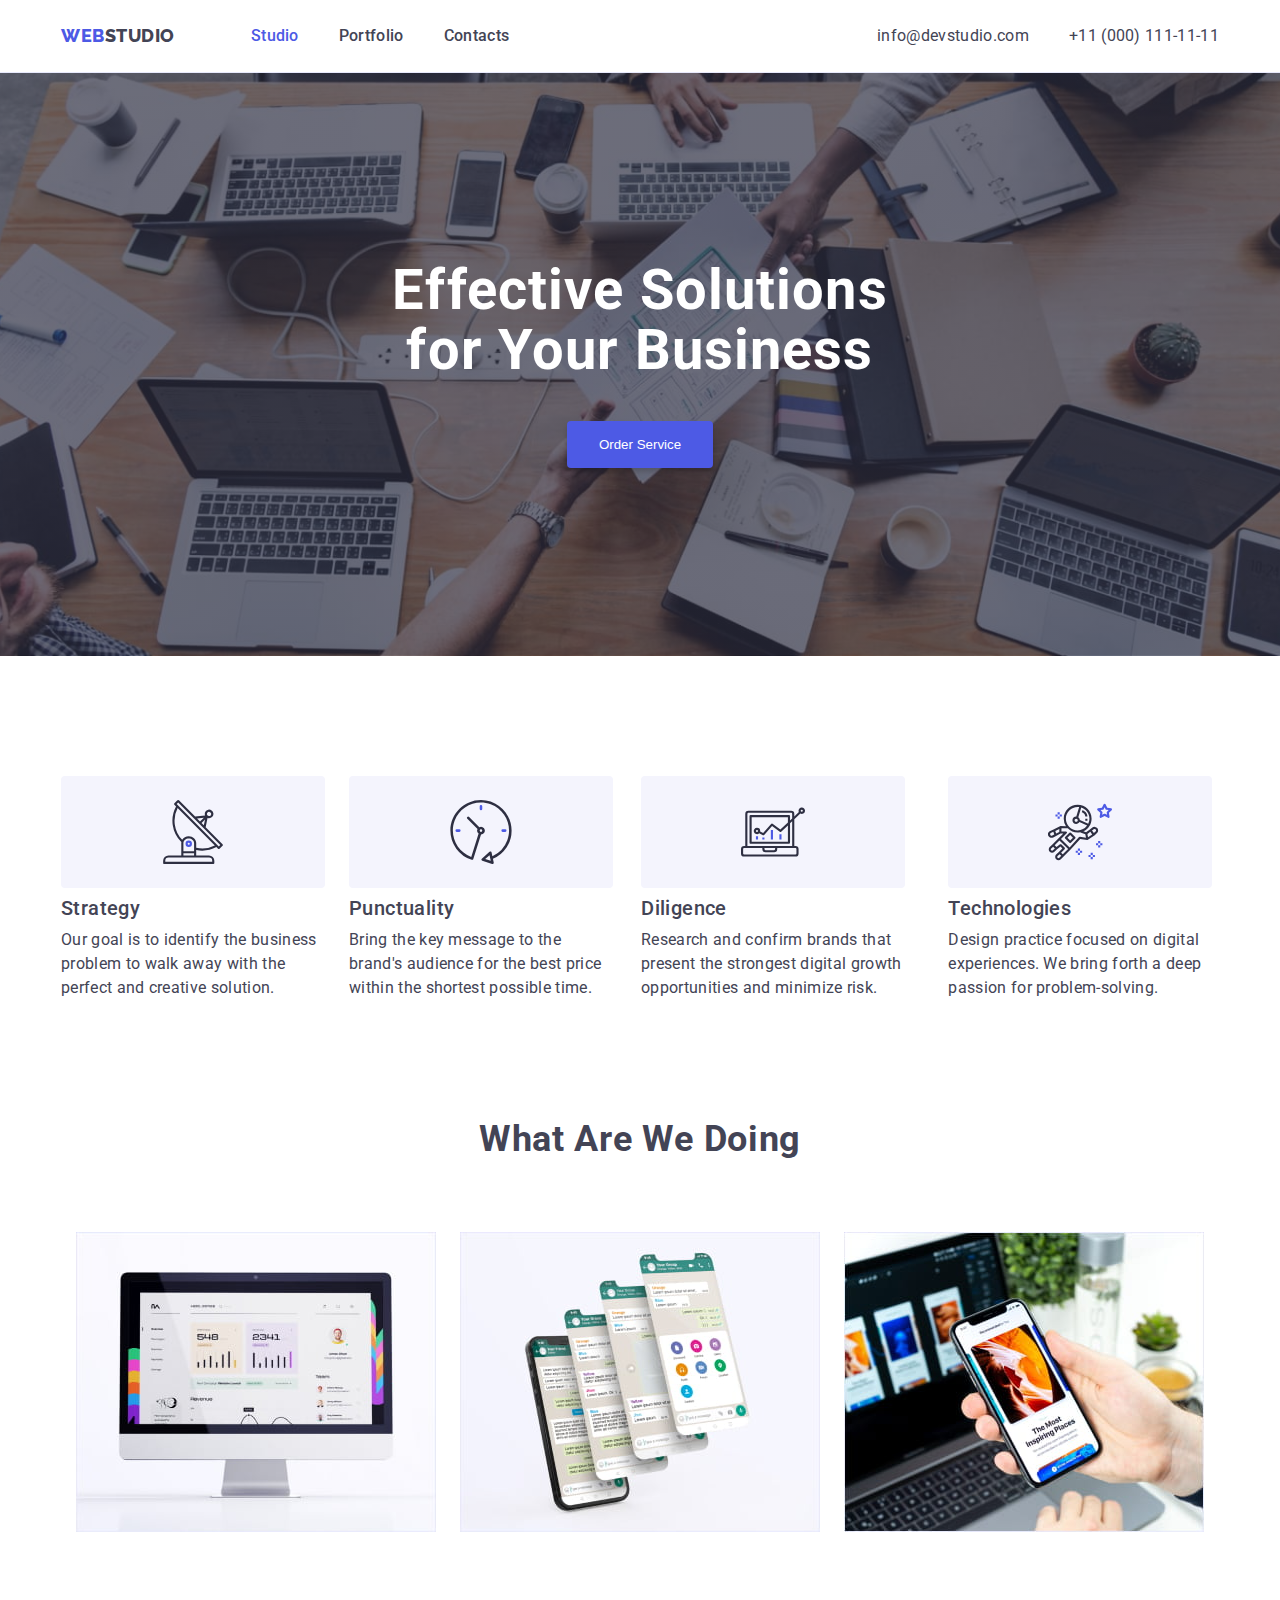
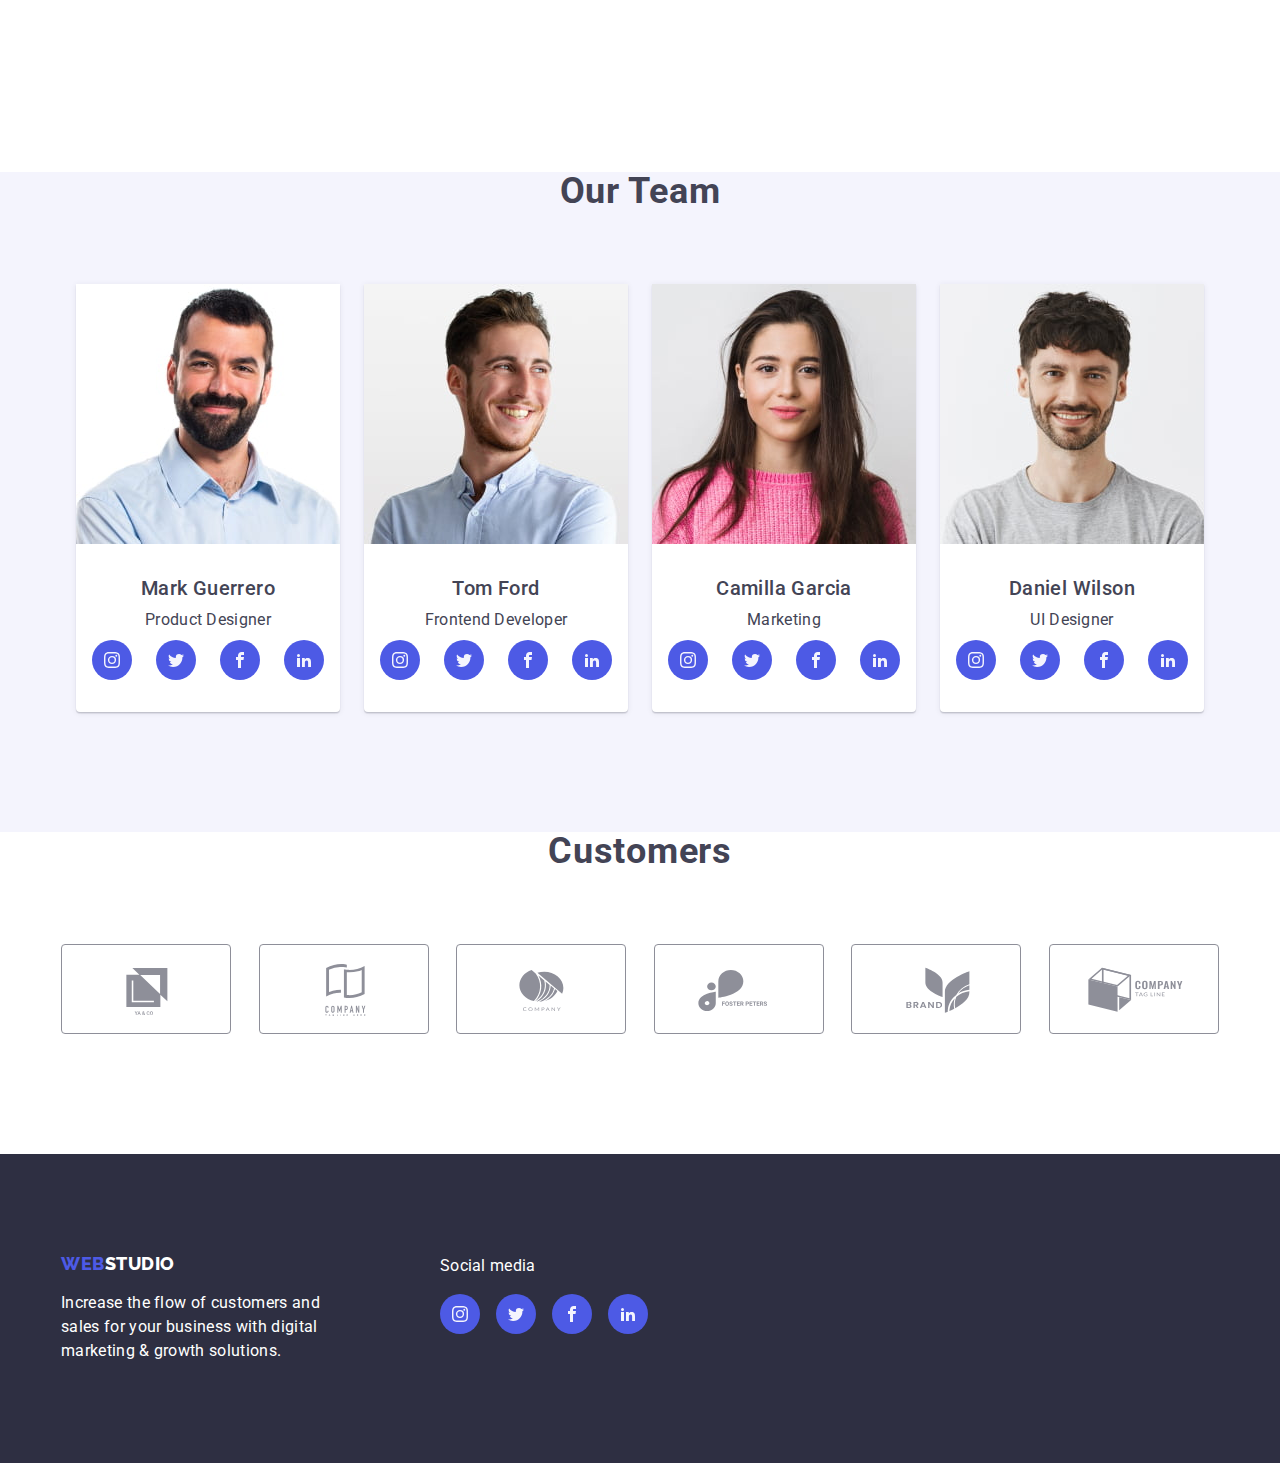
<file: index.html>
<!DOCTYPE html>
<html lang="en">
<head>
    <meta charset="UTF-8">
    <meta name="viewport" content="width=device-width, initial-scale=1.0">
    <title>Web Studio</title>
    <link rel="preconnect" href="https://fonts.googleapis.com">
    <link rel="preconnect" href="https://fonts.gstatic.com" crossorigin>
    <link href="https://fonts.googleapis.com/css2?family=Raleway:wght@800&family=Roboto:wght@400;500;700;900&display=swap"
        rel="stylesheet">
    <link rel="stylesheet" href="https://cdnjs.cloudflare.com/ajax/libs/modern-normalize/2.0.0/modern-normalize.css" integrity="sha512-gA2Bvu0/hw4oj0Lp8ZHjK+o3S4BE5m8d/wNVy6ktKLhHKPpWLQwv9ixzuWirWOakoJqlBdePq2NhoCaUOQ5npQ==" crossorigin="anonymous" referrerpolicy="no-referrer" />
    <link rel="stylesheet" href="css/styles.css">
</head>
<body>
    <header class="header">
        <div class="nav-container container">
            <nav class="nav-bar">
                <a href="#" class="nav-logo logo link"><span class="highlight">Web</span>studio</a>
                <ul class="nav-list list">
                    <li class="nav-item">
                        <a href="#" class="nav-link link highlight">Studio</a>
                    </li>
                    <li class="nav-item">
                        <a href="portfolio.html" class="nav-link link">Portfolio</a>
                    </li>
                    <li class="nav-item">
                        <a href="#" class="nav-link link">Contacts</a>
                    </li>
                </ul>
            </nav>
            
            <ul class="header-contact-list list">
                <li class="header-item">
                    <a href="mailto:info@devstudio.com" class="header-contact-link link">info@devstudio.com</a>
                </li>
                <li class="header-item">
                    <a href="tel:+110001111111" class="header-contact-link link">+11 (000) 111-11-11</a>
                </li>
            </ul>    
        </div>
    </header>
    
    <main>
        <section class="hero-section">
            <div class="hero-container container">
                <h1 class="hero-header header-one">
                    Effective Solutions <br> for Your Business
                </h1>
                <button type="button" class="header-button button"> Order Service</button>
            </div>
        </section>

        <section class="section-one section">
            <div class="section-one-container container">
                <ul class="section-one-list list">
                    <li class="section-one-item">
                        <div class="svg-container">
                            <svg class="advantages-icon">
                                <use href="images/icon.svg#antenna"></use>
                            </svg>
                        </div>
                        <h3 class="section-one-header header-three">Strategy</h3>
                        <p>
                            Our goal is to identify the business problem to walk away with the perfect and creative solution. 
                        </p>
                    </li>
                    <li class="section-one-item">
                        <div class="svg-container">
                            <svg class="advantages-icon">
                                <use href="images/icon.svg#clock"></use>
                            </svg>
                        </div>
                        <h3 class="section-one-header header-three">Punctuality</h3>
                        <p>
                            Bring the key message to the brand's audience for the best price within the shortest possible time.
                        </p>
                    </li>
                    <li class="section-one-item">
                        <div class="svg-container">
                            <svg class="advantages-icon">
                                <use href="images/icon.svg#diagram"></use>
                            </svg>
                        </div>
                        <h3 class="section-one-header header-three">Diligence</h3>
                        <p>
                            Research and confirm brands that present the strongest digital growth opportunities and minimize risk.
                        </p>
                        
                    </li>
                    <li class="section-one-item">
                        <div class="svg-container">
                            <svg class="advantages-icon">
                                <use href="images/icon.svg#astronaut"></use>
                            </svg>
                        </div>
                        <h3 class="section-one-header header-three">Technologies</h3>
                        <p>
                            Design practice focused on digital experiences. We bring forth a deep passion for problem-solving.
                        </p>
                        
                    </li>
                </ul>
            </div>
        </section>

        <section class="section-two section no-top-padding">
            <div class="section-two-container container">
                <h2 class="section-two-header header-two">What are we doing</h2>
                <ul class="section-two-list list">
                    <li class="section-two-item">
                        <img src="images/desktop.jpg" alt="desktop image" width="360" class="section-two-image image">
                    </li>
                    <li class="section-two-item">
                        <img src="images/phone.jpg" alt="phone image" width="360" class="section-two-image image">
                    </li>
                    <li class="section-two-item">
                        <img src="images/laptop.jpg" alt="laptop image" width="360" class="section-two-image image">
                    </li>
                </ul>
            </div>
        </section>

        <section class="section-three section no-top-padding">
            <div class="section-three-container container">
                <h2 class="section-three-header header-two">Our team</h2>
                <ul class="section-three-list list">
                    <li class="section-three-item">
                        <img src="images/mark.jpg" alt="Mark Guerrero" width="264" class="section-three-image image">
                        <div class="team-card">
                            <h2 class="team-name header-three">Mark Guerrero</h2>
                            <p>Product Designer</p>
                            <ul class="team-icon-item">
                                <li class="team-icon-list list">
                                    <a href="#" class="soc-med-link link">
                                        <svg class="soc-med-icon">
                                            <use href="images/icon.svg#instagram"></use>
                                        </svg>
                                    </a>
                                </li>
                                <li class="team-icon-list list">
                                    <a href="#" class="soc-med-link link">
                                        <svg class="soc-med-icon">
                                            <use href="images/icon.svg#twitter"></use>
                                        </svg>
                                    </a>
                                </li>
                                <li class="team-icon-list list">
                                    <a href="#" class="soc-med-link link">
                                        <svg class="soc-med-icon">
                                            <use href="images/icon.svg#facebook"></use>
                                        </svg>
                                    </a>
                                </li>
                                <li class="team-icon-list list">
                                    <a href="#" class="soc-med-link link">
                                        <svg class="soc-med-icon">
                                            <use href="images/icon.svg#linkedin"></use>
                                        </svg>
                                    </a>
                                </li>
                            </ul>
                        </div>
                    </li>
                    <li class="section-three-item">
                        <img src="images/tom.jpg" alt="Tom Ford" width="264" class="section-three-image image">
                        <div class="team-card">
                            <h2 class="team-name header-three">Tom Ford</h2>
                            <p>Frontend Developer</p>
                            <ul class="team-icon-item">
                                <li class="team-icon-list list">
                                    <a href="#" class="soc-med-link link">
                                        <svg class="soc-med-icon">
                                            <use href="images/icon.svg#instagram"></use>
                                        </svg>
                                    </a>
                                </li>
                                <li class="team-icon-list list">
                                    <a href="#" class="soc-med-link link">
                                        <svg class="soc-med-icon">
                                            <use href="images/icon.svg#twitter"></use>
                                        </svg>
                                    </a>
                                </li>
                                <li class="team-icon-list list">
                                    <a href="#" class="soc-med-link link">
                                        <svg class="soc-med-icon">
                                            <use href="images/icon.svg#facebook"></use>
                                        </svg>
                                    </a>
                                </li>
                                <li class="team-icon-list list">
                                    <a href="#" class="soc-med-link link">
                                        <svg class="soc-med-icon">
                                            <use href="images/icon.svg#linkedin"></use>
                                        </svg>
                                    </a>
                                </li>
                            </ul>
                        </div>
                    </li>
                    <li class="section-three-item">
                        <img src="images/camilla.jpg" alt="Camilla Garcia" width="264" class="section-three-image image">
                        <div class="team-card">
                            <h2 class="team-name header-three">Camilla Garcia</h2>
                            <p>Marketing</p>
                            <ul class="team-icon-item">
                                <li class="team-icon-list list">
                                    <a href="#" class="soc-med-link link">
                                        <svg class="soc-med-icon">
                                            <use href="images/icon.svg#instagram"></use>
                                        </svg>
                                    </a>
                                </li>
                                <li class="team-icon-list list">
                                    <a href="#" class="soc-med-link link">
                                        <svg class="soc-med-icon">
                                            <use href="images/icon.svg#twitter"></use>
                                        </svg>
                                    </a>
                                </li>
                                <li class="team-icon-list list">
                                    <a href="#" class="soc-med-link link">
                                        <svg class="soc-med-icon">
                                            <use href="images/icon.svg#facebook"></use>
                                        </svg>
                                    </a>
                                </li>
                                <li class="team-icon-list list">
                                    <a href="#" class="soc-med-link link">
                                        <svg class="soc-med-icon">
                                            <use href="images/icon.svg#linkedin"></use>
                                        </svg>
                                    </a>
                                </li>
                            </ul>
                        </div>
                    </li>
                    <li class="section-three-item">
                        <img src="images/daniel.jpg" alt="Daniel Wilson" width="264" class="section-three-image image">
                        <div class="team-card">
                            <h2 class="team-name header-three">Daniel Wilson</h2>
                            <p>UI Designer</p>
                            <ul class="team-icon-item">
                                <li class="team-icon-list list">
                                    <a href="#" class="soc-med-link link">
                                        <svg class="soc-med-icon">
                                            <use href="images/icon.svg#instagram"></use>
                                        </svg>
                                    </a>
                                </li>
                                <li class="team-icon-list list">
                                    <a href="#" class="soc-med-link link">
                                        <svg class="soc-med-icon">
                                            <use href="images/icon.svg#twitter"></use>
                                        </svg>
                                    </a>
                                </li>
                                <li class="team-icon-list list">
                                    <a href="#" class="soc-med-link link">
                                        <svg class="soc-med-icon">
                                            <use href="images/icon.svg#facebook"></use>
                                        </svg>
                                    </a>
                                </li>
                                <li class="team-icon-list list">
                                    <a href="#" class="soc-med-link link">
                                        <svg class="soc-med-icon">
                                            <use href="images/icon.svg#linkedin"></use>
                                        </svg>
                                    </a>
                                </li>
                            </ul>
                        </div>
                    </li>
                </ul>
            </div>
        </section>

        <section class="section-four section no-top-padding">
            <div class="section-four-container container">
                <h2 class="section-four-header header-two">Customers</h2>
                <ul class="section-four-item">
                    <li class="section-four-list list">
                        <a href="#" class="customer-link link">
                            <svg class="customer-icon">
                            <use href="images/icon.svg#customer-one"></use>
                            </svg>
                        </a>
                    </li>
                    <li class="section-four-list list">
                        <a href="#" class="customer-link link">
                            <svg class="customer-icon">
                                <use href="images/icon.svg#customer-two"></use>
                            </svg>
                        </a>
                    </li>
                    <li class="section-four-list list">
                        <a href="#" class="customer-link link">
                            <svg class="customer-icon">
                                <use href="images/icon.svg#customer-three"></use>
                            </svg>
                        </a>
                    </li>
                    <li class="section-four-list list">
                        <a href="#" class="customer-link link">
                            <svg class="customer-icon">
                                <use href="images/icon.svg#customer-four"></use>
                            </svg>
                        </a>
                    </li>
                    <li class="section-four-list list">
                        <a href="#" class="customer-link link">
                            <svg class="customer-icon">
                                <use href="images/icon.svg#customer-five"></use>
                            </svg>
                        </a>
                    </li>
                    <li class="section-four-list list">
                        <a href="#" class="customer-link link">
                            <svg class="customer-icon">
                                <use href="images/icon.svg#customer-six"></use>
                            </svg>
                        </a>    
                    </li>
                </ul>
            </div>
        </section>
    </main>

    <footer class="footer-section">
        <div class="footer-container container">
           <div class="footer-text">
               <a href="#" class="footer-logo logo link"><span class="highlight">WEB</span>STUDIO</a>
                <p>Increase the flow of customers and <br>sales for your business with digital<br> marketing & growth solutions.</p>
           </div>

            <div class="footer-soc-med">
                <p>Social media</p>
                <ul class="footer-icon-item">
                    <li class="footer-icon-list list">
                        <a href="#" class="soc-med-link link">
                            <svg class="soc-med-icon">
                                <use href="images/icon.svg#instagram"></use>
                            </svg>
                        </a>
                    </li>
                    <li class="footer-icon-list list">
                        <a href="#" class="soc-med-link link">
                            <svg class="soc-med-icon">
                                <use href="images/icon.svg#twitter"></use>
                            </svg>
                        </a>
                    </li>
                    <li class="footer-icon-list list">
                        <a href="#" class="soc-med-link link">
                            <svg class="soc-med-icon">
                                <use href="images/icon.svg#facebook"></use>
                            </svg>
                        </a>
                    </li>
                    <li class="footer-icon-list list">
                        <a href="#" class="soc-med-link link">
                            <svg class="soc-med-icon">
                                <use href="images/icon.svg#linkedin"></use>
                            </svg>
                        </a>
                    </li>
                </ul>
            </div>
        </div>
    </footer>
</body>
</html>
</file>
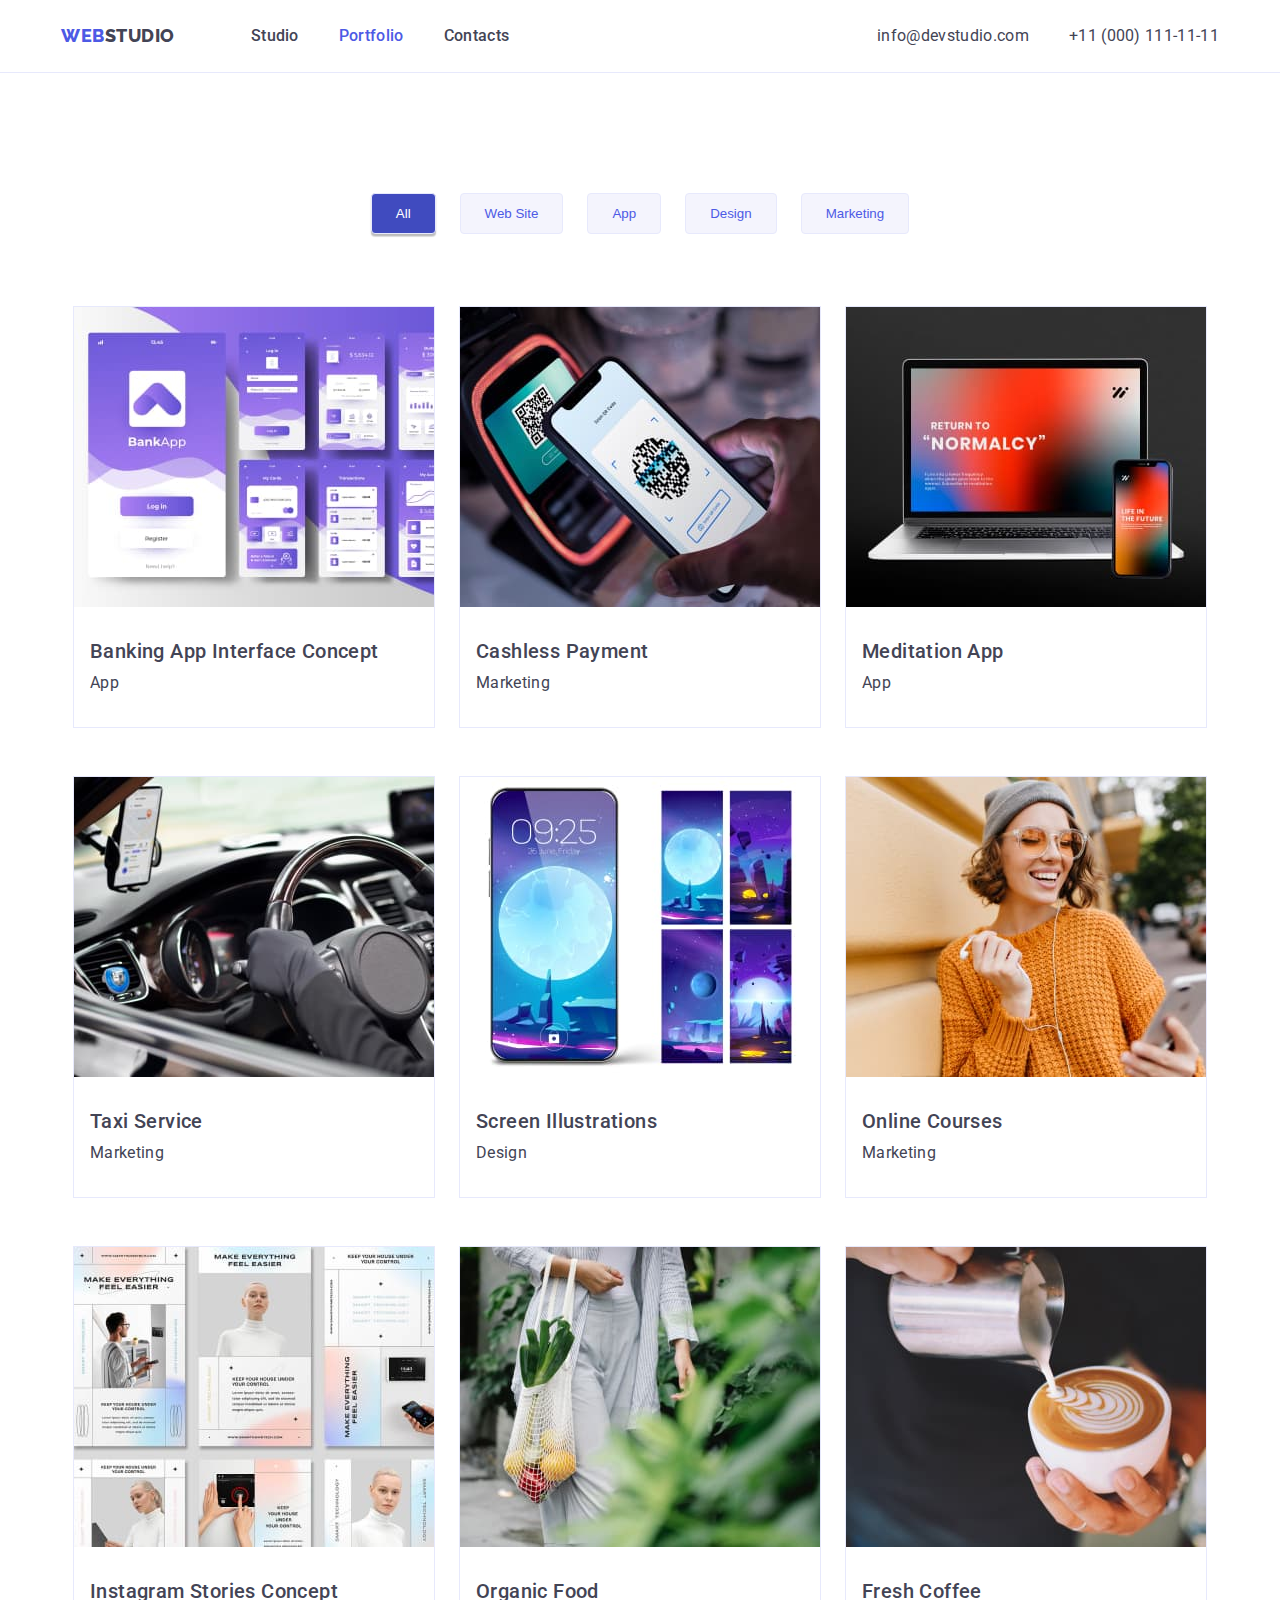
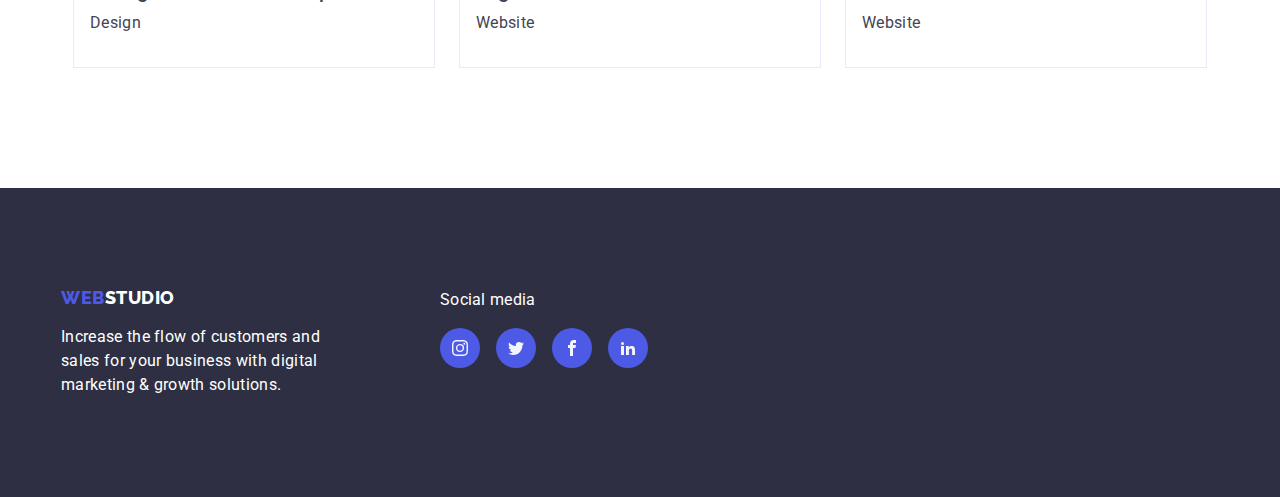
<file: portfolio.html>
<!DOCTYPE html>
<html lang="en">
<head>
    <meta charset="UTF-8">
    <meta name="viewport" content="width=device-width, initial-scale=1.0">
    <title>Portfolio</title>
    <link rel="preconnect" href="https://fonts.googleapis.com">
    <link rel="preconnect" href="https://fonts.gstatic.com" crossorigin>
    <link href="https://fonts.googleapis.com/css2?family=Raleway:wght@800&family=Roboto:wght@400;500;700;900&display=swap"
        rel="stylesheet">
    <link rel="stylesheet" href="https://cdnjs.cloudflare.com/ajax/libs/modern-normalize/2.0.0/modern-normalize.css"
        integrity="sha512-gA2Bvu0/hw4oj0Lp8ZHjK+o3S4BE5m8d/wNVy6ktKLhHKPpWLQwv9ixzuWirWOakoJqlBdePq2NhoCaUOQ5npQ=="
        crossorigin="anonymous" referrerpolicy="no-referrer" />
    <link rel="stylesheet" href="css/styles.css">

</head>
<body>
    <header class="header">
        <div class="nav-container container">
            <nav class="nav-bar">
                <a href="index.html" class="nav-logo logo link"><span class="highlight">Web</span>studio</a>
                <ul class="nav-list list">
                    <li class="nav-item">
                        <a href="index.html" class="nav-link link">Studio</a>
                    </li>
                    <li class="nav-item">
                        <a href="#" class="nav-link link highlight">Portfolio</a>
                    </li>
                    <li class="nav-item">
                        <a href="#" class="nav-link link">Contacts</a>
                    </li>
                </ul>
            </nav>
    
            <ul class="header-contact-list list">
                <li class="header-item">
                    <a href="mailto:info@devstudio.com" class="header-contact-link link">info@devstudio.com</a>
                </li>
                <li class="header-item">
                    <a href="tel:+110001111111" class="header-contact-link link">+11 (000) 111-11-11</a>
                </li>
            </ul>
        </div>
    </header>
    
    <main>
        <section class="section">
            <ul class="filter-list list">
                <li class="filter-item">
                        <button class="filter-button button active" type="button">All</button>
                </li>
                <li class="filter-item">
                        <button class="filter-button button" type="button">Web Site</button>
                </li>
                <li class="filter-item">
                        <button class="filter-button button" type="button">App</button>
                </li>
                <li class="filter-item">
                        <button class="filter-button button" type="button">Design</button>
                </li>
                <li class="filter-item">
                        <button class="filter-button button" type="button">Marketing</button>
                </li>
            </ul>
            
            <ul class="project-list list">
                <li class="project-item">
                    <img src="images/bank-app.jpg" alt="Banking App Interface Concept" width="360" class="image">
                    <div class="project-card">
                    <h2 class="card-header header-three">Banking App Interface Concept</h2>
                        <p>App</p>
                    </div>
                </li>
                <li class="project-item">
                    <img src="images/scan.jpg" alt="Cashless Payment" width="360" class="image">
                    <div class="project-card">
                        <h2 class="card-header header-three">Cashless Payment</h2>
                        <p>Marketing</p>
                    </div>
                </li>
                <li class="project-item">
                    <img src="images/meditation.jpg" alt="Meditation App" width="360" class="image">
                    <div class="project-card">
                        <h2 class="card-header header-three">Meditation App</h2>
                        <p>App</p>
                    </div>
                </li>

                <li class="project-item">
                    <img src="images/taxi.jpg" alt="Taxi Service" width="360" class="image">
                    <div class="project-card">
                        <h2 class="card-header header-three">Taxi Service</h2>
                        <p>Marketing</p>
                    </div>
                </li>
                <li class="project-item">
                    <img src="images/wallpaper.jpg" alt="Screen Illustrations" width="360" class="image">
                    <div class="project-card">
                        <h2 class="card-header header-three">Screen Illustrations</h2>
                        <p>Design</p>
                    </div>
                </li>
                <li class="project-item">
                    <img src="images/ol-courses.jpg" alt="Online Courses" width="360" class="image">
                    <div class="project-card">
                        <h2 class="card-header header-three">Online Courses</h2>
                        <p>Marketing</p>
                    </div>
                </li>
                <li class="project-item">
                    <img src="images/ig-concept.jpg" alt="Instagram Stories Concept" width="360" class="image">
                    <div class="project-card">
                        <h2 class="card-header header-three">Instagram Stories Concept</h2>
                        <p>Design</p>
                    </div>
                </li>
                <li class="project-item">
                    <img src="images/fruits.jpg" alt="Organic Food" width="360" class="image">
                    <div class="project-card">
                        <h2 class="card-header header-three">Organic Food</h2>
                        <p>Website</p>
                    </div>
                </li>
                <li class="project-item">
                    <img src="images/coffee.jpg" alt="Fresh Coffee" width="360" class="image">
                    <div class="project-card">
                        <h2 class="card-header header-three">Fresh Coffee</h2>
                        <p>Website</p>
                    </div>
                </li>
            </ul>
        </section>
    </main>
    
    <footer class="footer-section">
        <div class="footer-container container">
            <div class="footer-text">
                <a href="#" class="footer-logo logo link"><span class="highlight">WEB</span>STUDIO</a>
                <p>Increase the flow of customers and <br>sales for your business with digital<br> marketing & growth
                    solutions.</p>
            </div>
    
            <div class="footer-soc-med">
                <p>Social media</p>
                <ul class="footer-icon-item">
                    <li class="footer-icon-list list">
                        <a href="#" class="soc-med-link link">
                            <svg class="soc-med-icon">
                                <use href="images/icon.svg#instagram"></use>
                            </svg>
                        </a>
                    </li>
                    <li class="footer-icon-list list">
                        <a href="#" class="soc-med-link link">
                            <svg class="soc-med-icon">
                                <use href="images/icon.svg#twitter"></use>
                            </svg>
                        </a>
                    </li>
                    <li class="footer-icon-list list">
                        <a href="#" class="soc-med-link link">
                            <svg class="soc-med-icon">
                                <use href="images/icon.svg#facebook"></use>
                            </svg>
                        </a>
                    </li>
                    <li class="footer-icon-list list">
                        <a href="#" class="soc-med-link link">
                            <svg class="soc-med-icon">
                                <use href="images/icon.svg#linkedin"></use>
                            </svg>
                        </a>
                    </li>
                </ul>
            </div>
        </div>
    </footer>
</body>
</html>
</file>
<file: css/styles.css>
:root
{
    --Iris: #4d5ae5;
    --Ocean: #404bbf;
    --White: #ffffff;
    --Slate: #434455;
    --Cornflower: #E7E9FC;
    --Navy-Blue: #2E2F42;
    --Cloud: #f4f4fd;
    --Green: #31D0AA;
    --Light-Slate: #8E8F99;
    --Grey: #2e2f42;
    --Dairy: #FCFCFC;
}

*
{
    margin: 0;
    padding: 0;
}

*:focus
{
    outline: none;
}

body
{
    font-family: 'roboto', sans-serif;
    font-size: 16px;
    font-style: normal;
    font-weight: 400;
    line-height: 1.5;
    letter-spacing: 0.32px;
    color: var(--Slate);
}

/* GENERAL STYLE */
.link 
{
    text-decoration: none;
    color: inherit;
}

.button 
{
    border: none;
    border-radius: 4px;
    color: inherit;
    cursor: pointer;
}

.logo
{
    font-family: 'raleway', sans-serif;
    font-size: 18px;
    font-weight: 800;
    line-height: 1.16;
    letter-spacing: 0.54px;
    text-transform: uppercase;
}

.list 
{
    list-style: none;
}

.header-one 
{
    font-size: 56px;
    font-weight: 700;
    line-height: 1.07;
    letter-spacing: 1.12px;
    text-align: center;
}

.header-two 
{
    font-size: 36px;
    font-weight: 700;
    line-height: 1.11;
    letter-spacing: 0.72px;
    text-align: center;
    text-transform: capitalize;
}

.header-three 
{
    font-size: 20px;
    font-weight: 500;
    line-height: 1.2;
    letter-spacing: 0.4px;
}

.section
{
    padding: 120px 0;
}

.no-top-padding
{
    padding-top: 0;
}

.image
{
    display: block;
    max-width: 100%; 
    height: auto;
}

.container 
{
    max-width: 1158px;
    padding: 0 15px;
    margin: 0 auto;
}

/* HEADER */
.header
{
    border-bottom: 1px solid var(--Cornflower);
    background-color: var(--White);
}

.nav-container
{
    display: flex;
    justify-content: space-between;
}

.nav-bar
{
    display: flex;
    align-items: center;  
    padding: 24px 0;
}

.nav-logo
{
    margin-right: 76px;
}

.nav-list
{
    display: flex;
    gap: 40px;
}

.nav-link
{
    font-weight: 500;
}

.header-contact-list
{
    display: flex;
    padding: 24px 0;
    gap: 40px;
}

.nav-link:hover,
.nav-link:focus,
.header-contact-link:hover,
.header-contact-link:focus,
.highlight
{
    color: var(--Iris);
}

/* MAIN */

/* Header */
.hero-section
{
    display: flex;
    background-image: linear-gradient(
        to right,
        rgba(46, 47, 66, 0.70),
        rgba(46, 47, 66, 0.70)
        ),
        url('../images/hero-bg.jpg');
    background-size: cover;
    background-repeat: no-repeat;
    background-position: center;
    justify-content: center;
    align-content: center;
    color: var(--White);
    padding: 188px 0;
    text-align: center;
}

.hero-header
{
    margin-bottom: 40px;
}

.header-button
{
    background-color: var(--Iris);
    padding: 16px 32px;
    box-shadow: 0px 4px 4px 0px rgba(0, 0, 0, 0.15);
}

.header-button:hover,
.header-button:focus
{
    background: var(--Ocean);
}

/* Section One */
.section-one-list
{
    display: flex;
    justify-content: center;
    gap: 24px;
}

.section-one-header
{
    margin-bottom: 8px;
}

/* Section Two */
.section-two-header
{
    margin-bottom: 72px;
}

.section-two-list
{
    display: flex;
    justify-content: center;
    gap: 24px;
}

/* Section Three */
.section-three
{
    background-color: var(--Cloud);
}

.section-three-header
{
    margin: 120px 0 72px;
}

.section-three-list
{
    display: flex;
    justify-content: center;
    gap: 24px;
}

.section-three-item
{
    border-radius: 0px 0px 4px 4px;
    background-color: var(--WHITE, #FFF);
    box-shadow: 0px 2px 1px 0px rgba(46, 47, 66, 0.08), 0px 1px 1px 0px rgba(46, 47, 66, 0.16), 0px 1px 6px 0px rgba(46, 47, 66, 0.08);
}

.team-card
{
    text-align: center;
    padding: 32px 0;
}

.team-name
{
    margin-bottom: 8px;
}

.team-icon-item
{
    display: flex;
    justify-content: center;
    gap: 24px;
    margin-top: 8px;
}

/* Section Four */
.section-four
{
    background-color: var(--White);
}

.section-four-header
{
    margin-bottom: 72px;
}

.section-four-item
{
    display: flex;
    justify-content: space-between;
    align-items: center;
    /* justify-content: center; */
}

/* SVGs */
.svg-container
{
    display: flex;
    justify-content: center;
    align-items: center;
    background-color: var(--Cloud);
    width: 264px;
    height: 112px;
    margin-bottom: 8px;
    border-radius: 4px;
}

.advantages-icon
{
    width: 64px;
    height: 64px;
}

.soc-med-link
{
    display: flex;
    align-items: center;
    justify-content: center;
    width: 40px;
    height: 40px;
    border-radius: 50%;
    color: var(--Cloud);
    background-color: var(--Iris);
}

.soc-med-link:hover,
.soc-med-link:focus
{
    background-color: var(--Green);
}

.soc-med-icon
{
    width: 16px;
    height: 16px;
    fill: currentColor;
}

.customer-link
{
    display: flex;
    justify-content: center;
    align-items: center;
    width: 168px;
    height: 88px;
    color: var(--Light-Slate);
    border-radius: 4px;
    border: 1px solid var(--Light-Slate);
}

.customer-icon
{
    width: 104px;
    height: 56px;
    fill: currentColor;
}

.customer-link:hover,
.customer-link:focus
{
    border-color: var(--Ocean);
    color: var(--Ocean);
}


/* Portfolio Page */

.filter-list
{
    display: flex;
    justify-content: center;
    margin-bottom: 72px;
    gap: 24px;
}

.filter-button
{
    padding: 12px 24px;
    border: 1px solid var(--Cornflower);
    background-color: var(--Cloud);
    color: var(--Iris);
}

.active,
.filter-button:hover, 
.filter-button:focus 
{
    color: var(--White);
    background-color: var(--Ocean);
    box-shadow: 0px 2px 2px 0px rgba(0, 0, 0, 0.12), 0px 2px 1px 0px rgba(0, 0, 0, 0.08), 0px 3px 1px 0px rgba(0, 0, 0, 0.10);
}

.project-list
{
    display: flex;
    flex-wrap: wrap;
    justify-content: center;
    gap: 48px 24px;
}

.project-item
{
    border: 1px solid var(--Cornflower);
    background-color: var(--White);
}

.project-item:hover
{
    box-shadow: 0px 2px 1px 0px rgba(46, 47, 66, 0.08), 0px 1px 1px 0px rgba(46, 47, 66, 0.16), 0px 1px 6px 0px rgba(46, 47, 66, 0.08);
}

.project-card
{
    padding: 32px 16px;
}

.card-header
{
    padding-bottom: 8px;
}

/* FOOTER */
.footer-section
{
    padding: 100px 0px;
    color: var(--White);
    background-color: var(--Navy-Blue);
}

.footer-logo
{
    display: block;
    margin-bottom: 16px;
    color:inherit;
}

.footer-container
{
    display: flex;
}

.footer-soc-med
{
    margin-left: 120px
}

.footer-icon-item
{
    display: flex;
    padding-top: 16px;
    gap: 16px;
}
</file>
